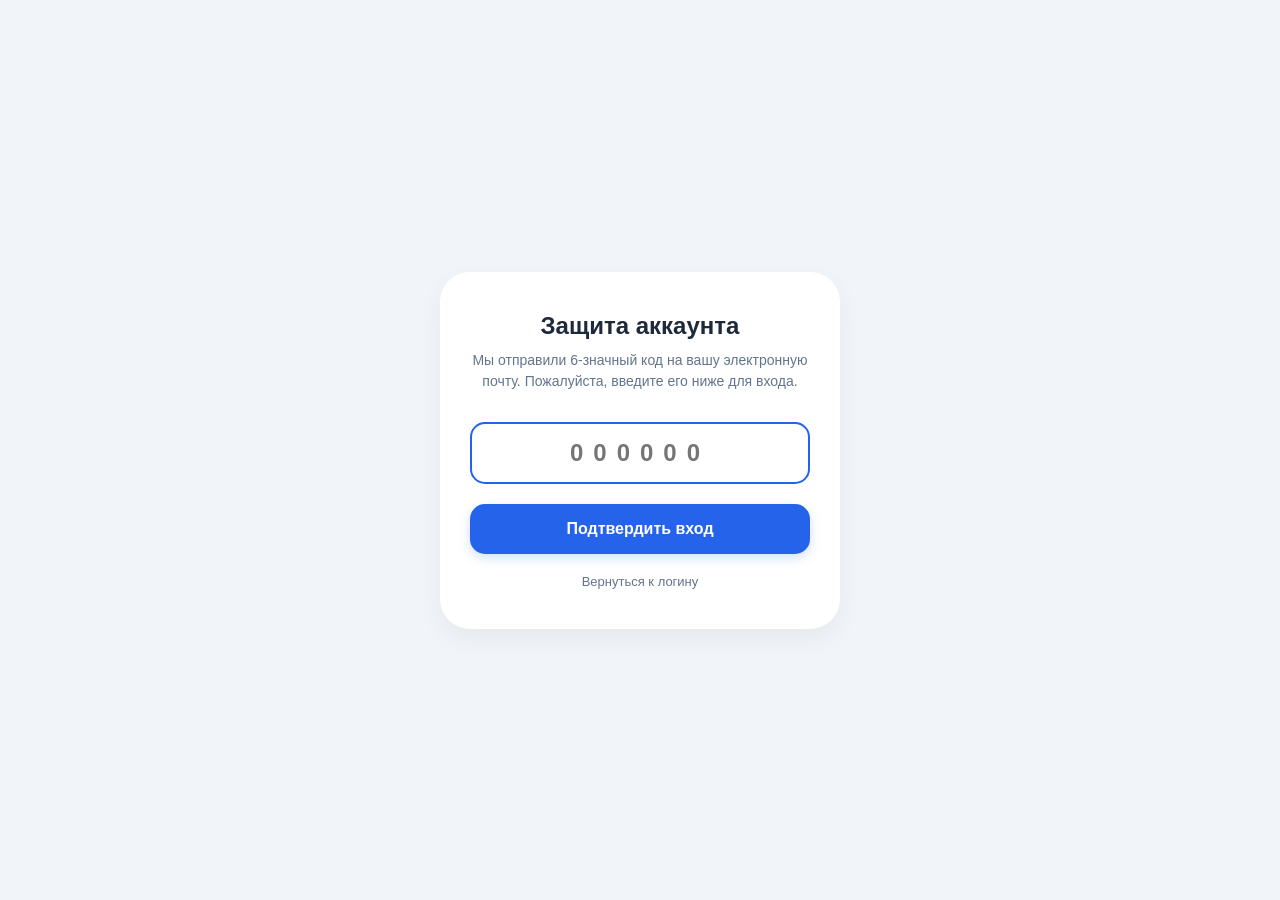
<file: templates/2fa.html>
<!DOCTYPE html>
<html lang="ru">
<head>
    <meta charset="UTF-8">
    <meta name="viewport" content="width=device-width, initial-scale=1.0, maximum-scale=1.0, user-scalable=no, viewport-fit=cover">
    <title>Подтверждение входа - TDX</title>
    <style>
        :root { --p: #2563eb; --bg: #f1f5f9; }
        * { margin:0; padding:0; box-sizing:border-box; font-family: -apple-system, sans-serif; }
        
        body { 
            background: var(--bg); 
            display: flex; 
            justify-content: center; 
            align-items: center; 
            height: 100vh; 
            padding: 20px;
        }

        .login-card { 
            background: #fff; 
            width: 100%; 
            max-width: 400px; 
            padding: 40px 30px; 
            border-radius: 30px; 
            box-shadow: 0 10px 25px rgba(0,0,0,0.05);
            text-align: center;
        }

        h2 { margin-bottom: 10px; color: #1e293b; font-size: 24px; }
        p { color: #64748b; font-size: 14px; margin-bottom: 30px; line-height: 1.5; }

        .code-input { 
            width: 100%; 
            padding: 15px; 
            border-radius: 15px; 
            border: 2px solid #e2e8f0; 
            font-size: 24px; 
            text-align: center; 
            letter-spacing: 10px;
            font-weight: bold;
            color: var(--p);
            outline: none;
            transition: 0.3s;
            margin-bottom: 20px;
        }

        .code-input:focus { border-color: var(--p); }

        .btn-verify { 
            width: 100%; 
            padding: 16px; 
            background: var(--p); 
            color: #fff; 
            border: none; 
            border-radius: 15px; 
            font-size: 16px; 
            font-weight: bold; 
            cursor: pointer;
            box-shadow: 0 4px 12px rgba(37, 99, 235, 0.2);
        }

        .resend { 
            margin-top: 20px; 
            display: block; 
            color: #64748b; 
            text-decoration: none; 
            font-size: 13px; 
        }
    </style>
</head>
<body>

    <div class="login-card">
        <h2>Защита аккаунта</h2>
        <p>Мы отправили 6-значный код на вашу электронную почту. Пожалуйста, введите его ниже для входа.</p>
        
        <input type="text" id="2fa-code" class="code-input" placeholder="000000" maxlength="6" inputmode="numeric">
        
        <button class="btn-verify" onclick="verifyCode()">Подтвердить вход</button>
        
        <a href="/logout" class="resend">Вернуться к логину</a>
    </div>

    <script>
        async function verifyCode() {
            const codeValue = document.getElementById('2fa-code').value.trim();
            
            if (codeValue.length < 6) {
                alert("Введите полный код");
                return;
            }

            try {
                const response = await fetch('/2fa', {
                    method: 'POST',
                    headers: { 'Content-Type': 'application/json' },
                    body: JSON.stringify({ code: codeValue })
                });

                const result = await response.json();

                if (response.ok && result.status === 'success') {
                    // Перенаправляем на главную страницу после успеха
                    window.location.href = '/';
                } else {
                    alert(result.message || "Неверный код доступа");
                }
            } catch (error) {
                alert("Ошибка связи с сервером");
            }
        }

        // Автофокус на поле ввода при загрузке
        window.onload = () => document.getElementById('2fa-code').focus();
    </script>
</body>
</html>
</file>
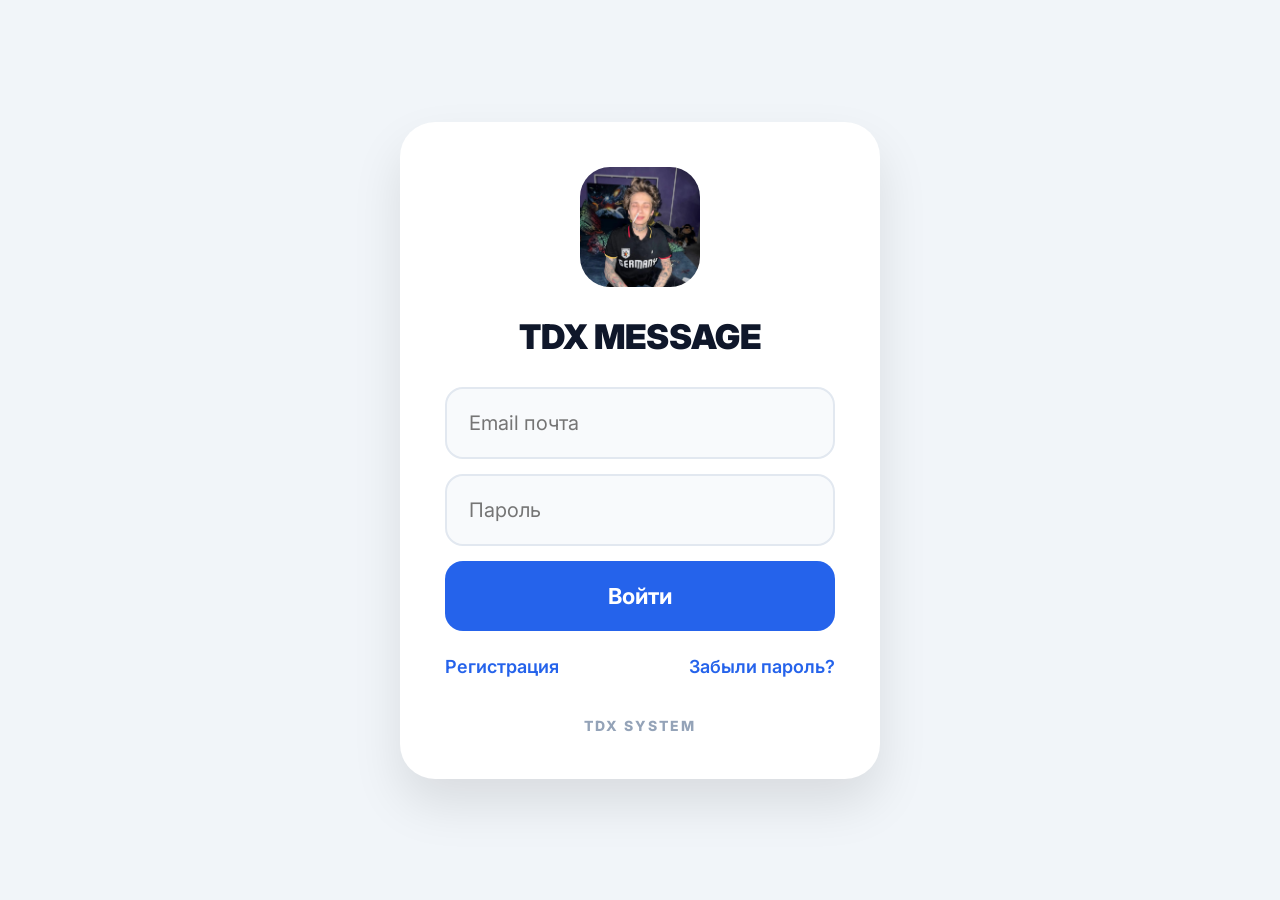
<file: templates/login.html>
<!DOCTYPE html>
<html lang="ru">
<head>
    <meta charset="UTF-8">
    <meta name="viewport" content="width=device-width, initial-scale=1.0">
    <title>TDX - Вход</title>
    <link href="https://fonts.googleapis.com/css2?family=Inter:wght@400;700;900&display=swap" rel="stylesheet">
    <style>
        :root { --p: #2563eb; }
        * { margin:0; padding:0; box-sizing:border-box; font-family:'Inter', sans-serif; }
        body { background:#f1f5f9; display:flex; justify-content:center; align-items:center; min-height:100vh; padding:20px; }
        .card { background:#fff; width:100%; max-width:480px; padding:45px; border-radius:35px; box-shadow:0 25px 50px rgba(0,0,0,0.1); text-align:center; }
        .logo { width:120px; height:120px; border-radius:30px; margin-bottom:25px; object-fit:cover; }
        h2 { font-size:34px; font-weight:900; color:#0f172a; margin-bottom:30px; }
        input { width:100%; padding:22px; margin-bottom:15px; border-radius:18px; border:2px solid #e2e8f0; font-size:20px; outline:none; background:#f8fafc; }
        .btn { width:100%; padding:22px; background:var(--p); color:#fff; border:none; border-radius:18px; font-weight:700; font-size:22px; cursor:pointer; }
        .links { margin-top:25px; display:flex; justify-content:space-between; font-size:18px; font-weight:600; }
        .links a { color:var(--p); text-decoration:none; }
        .footer { margin-top:40px; font-size:14px; color:#94a3b8; font-weight:800; letter-spacing:2px; }
    </style>
</head>
<body>
    <div class="card">
        <img src="/static/logo.png" class="logo">
        <h2>TDX MESSAGE</h2>
        <input type="email" id="e" placeholder="Email почта">
        <input type="password" id="p" placeholder="Пароль">
        <button class="btn" onclick="login()">Войти</button>
        <div class="links">
            <a href="/register">Регистрация</a>
            <a href="/reset_password">Забыли пароль?</a>
        </div>
        <div class="footer">TDX SYSTEM</div>
    </div>
    <script>
        async function login() {
            const res = await fetch('/login', {
                method: 'POST', headers: {'Content-Type': 'application/json'},
                body: JSON.stringify({login: document.getElementById('e').value, password: document.getElementById('p').value})
            });
            if(res.ok) window.location.href='/'; else alert("Ошибка входа!");
        }
    </script>
</body>
</html>
</file>
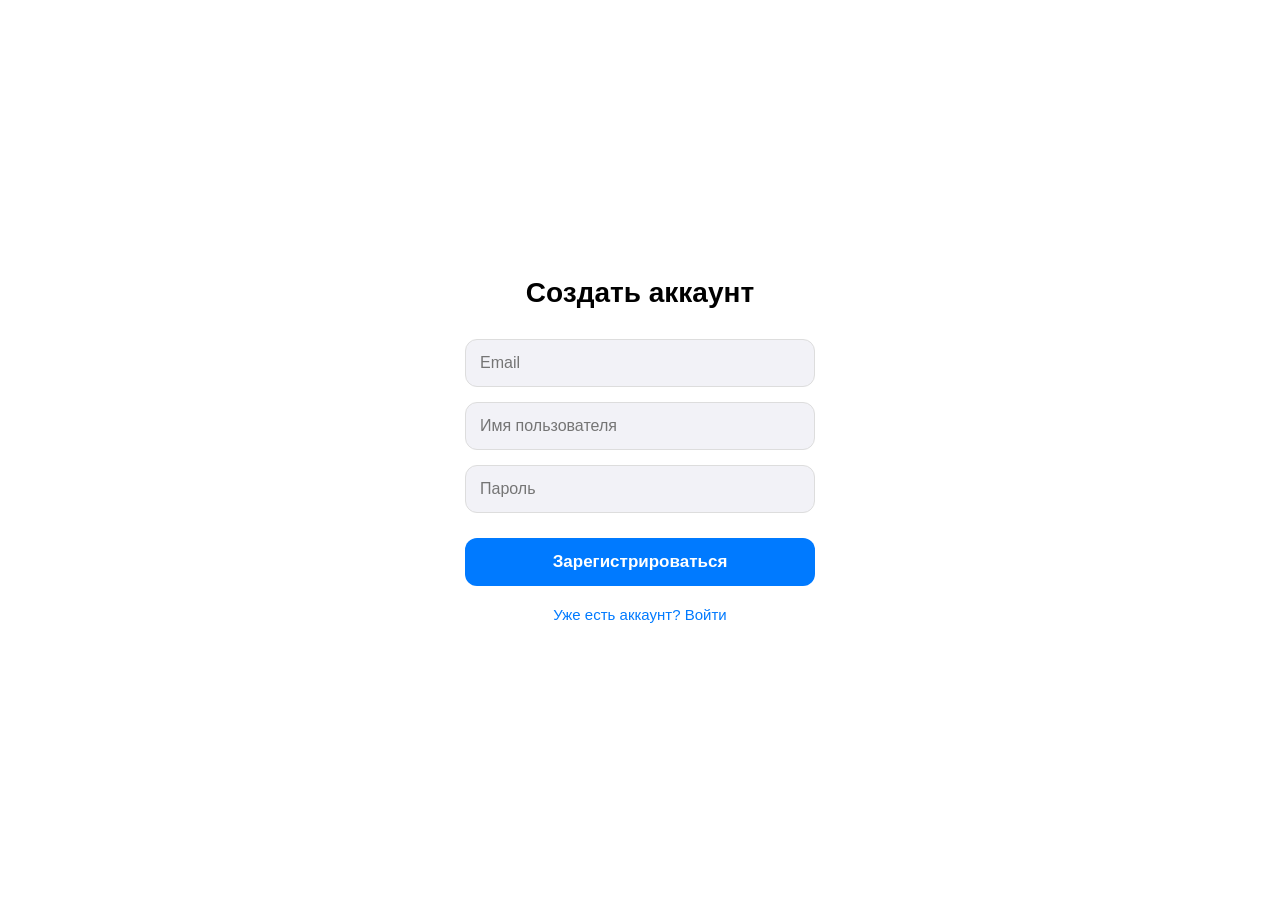
<file: templates/register.html>
<!DOCTYPE html>
<html lang="ru">
<head>
    <meta charset="UTF-8">
    <meta name="viewport" content="width=device-width, initial-scale=1.0, maximum-scale=1.0, user-scalable=no">
    <title>Регистрация TDX</title>
    <style>
        :root { --p: #007aff; --bg: #ffffff; --sec: #f2f2f7; }
        * { margin:0; padding:0; box-sizing:border-box; font-family: -apple-system, sans-serif; }
        body { background: var(--bg); display: flex; align-items: center; justify-content: center; height: 100vh; padding: 20px; }
        .card { width: 100%; max-width: 350px; text-align: center; }
        h1 { font-size: 28px; margin-bottom: 30px; font-weight: 700; }
        .input-group { margin-bottom: 15px; }
        input { width: 100%; padding: 14px; border-radius: 12px; border: 1px solid #ddd; background: var(--sec); font-size: 16px; outline: none; transition: 0.2s; }
        input:focus { border-color: var(--p); background: #fff; }
        .btn { width: 100%; padding: 14px; border-radius: 12px; border: none; background: var(--p); color: #fff; font-size: 17px; font-weight: 600; cursor: pointer; margin-top: 10px; }
        .hidden { display: none; }
        #error { color: #ff3b30; font-size: 14px; margin-top: 10px; }
        .link { display: block; margin-top: 20px; color: var(--p); text-decoration: none; font-size: 15px; }
    </style>
</head>
<body>

<div class="card">
    <h1>Создать аккаунт</h1>
    
    <div id="step-1">
        <div class="input-group"><input type="email" id="email" placeholder="Email"></div>
        <div class="input-group"><input type="text" id="username" placeholder="Имя пользователя"></div>
        <div class="input-group"><input type="password" id="password" placeholder="Пароль"></div>
        <button class="btn" onclick="startReg()">Зарегистрироваться</button>
    </div>

    <div id="step-2" class="hidden">
        <p style="margin-bottom: 15px; color: #666;">Введите код подтверждения (111111)</p>
        <div class="input-group"><input type="text" id="reg-code" placeholder="000 000" maxlength="6" style="text-align: center; font-size: 24px; letter-spacing: 5px;"></div>
        <button class="btn" onclick="verifyReg()">Подтвердить</button>
    </div>

    <div id="error"></div>
    <a href="/login" class="link">Уже есть аккаунт? Войти</a>
</div>

<script>
async function startReg() {
    const data = {
        email: document.getElementById('email').value,
        username: document.getElementById('username').value,
        password: document.getElementById('password').value
    };
    if(!data.email || !data.username || !data.password) return;

    const r = await fetch('/register', {
        method: 'POST',
        headers: {'Content-Type': 'application/json'},
        body: JSON.stringify(data)
    });
    const res = await r.json();

    if(res.status === '2fa_required') {
        document.getElementById('step-1').classList.add('hidden');
        document.getElementById('step-2').classList.remove('hidden');
        document.getElementById('error').innerText = "";
    } else {
        document.getElementById('error').innerText = res.message || "Ошибка";
    }
}

async function verifyReg() {
    const code = document.getElementById('reg-code').value;
    const r = await fetch('/verify_reg', {
        method: 'POST',
        headers: {'Content-Type': 'application/json'},
        body: JSON.stringify({code})
    });
    if(r.ok) {
        alert("Успешно! Теперь войдите.");
        window.location.href = '/login';
    } else {
        const res = await r.json();
        document.getElementById('error').innerText = res.message;
    }
}
</script>

</body>
</html>
</file>
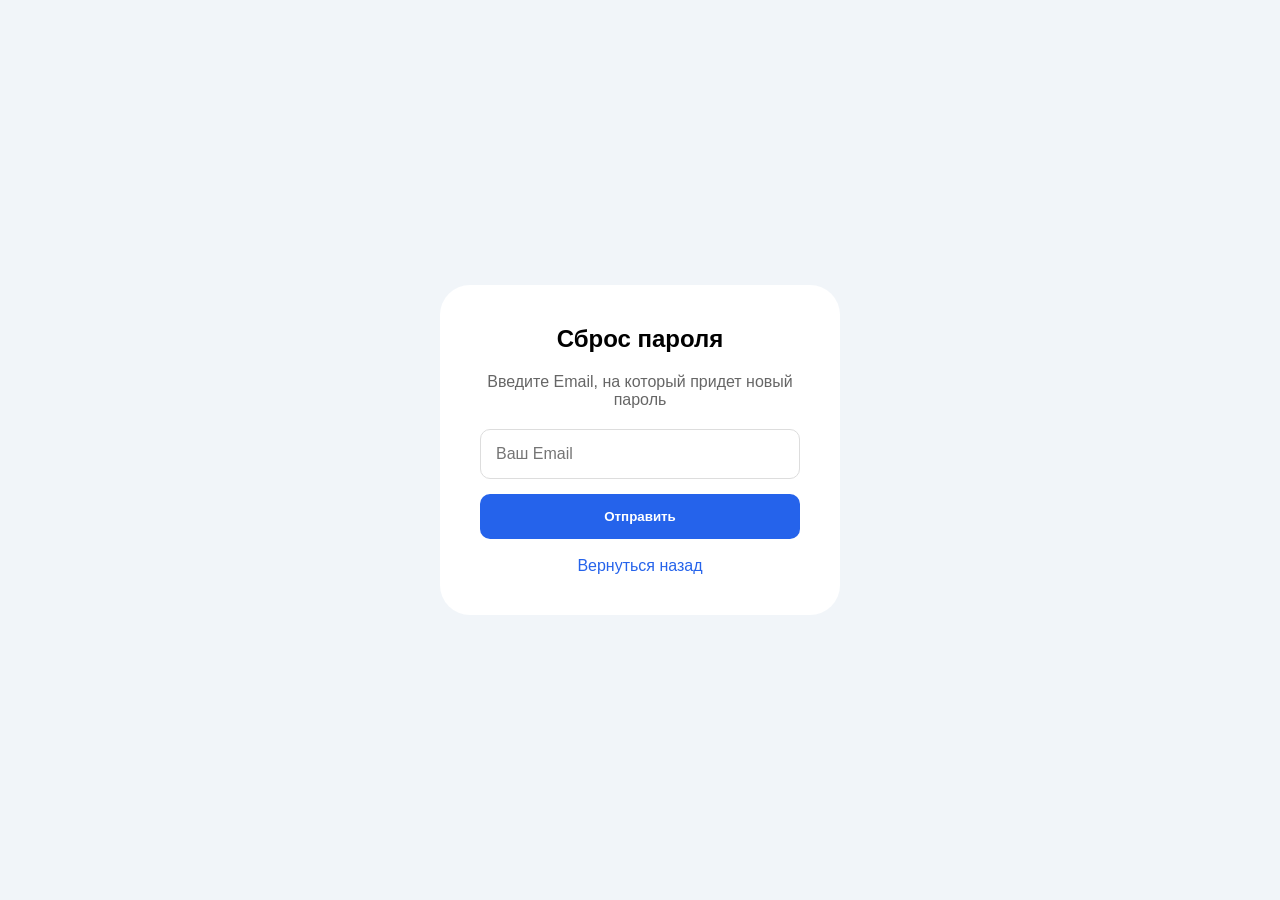
<file: templates/reset.html>
<!DOCTYPE html>
<html lang="ru">
<head>
    <meta charset="UTF-8">
    <meta name="viewport" content="width=device-width, initial-scale=1.0">
    <title>TDX - Сброс пароля</title>
    <style>
        :root { --p: #2563eb; }
        * { margin:0; padding:0; box-sizing:border-box; font-family: sans-serif; }
        body { background:#f1f5f9; display:flex; justify-content:center; align-items:center; min-height:100vh; }
        .card { background:#fff; width:100%; max-width:400px; padding:40px; border-radius:30px; text-align:center; }
        input { width:100%; padding:15px; margin-bottom:15px; border-radius:10px; border:1px solid #ddd; font-size:16px; }
        .btn { width:100%; padding:15px; background:var(--p); color:#fff; border:none; border-radius:10px; font-weight:bold; cursor:pointer; }
    </style>
</head>
<body>
    <div class="card">
        <h2>Сброс пароля</h2>
        <p style="margin: 20px 0; color: #666;">Введите Email, на который придет новый пароль</p>
        <input type="email" id="e" placeholder="Ваш Email">
        <button class="btn" onclick="reset()">Отправить</button>
        <br><br>
        <a href="/login" style="color: #2563eb; text-decoration: none;">Вернуться назад</a>
    </div>
    <script>
        async function reset() {
            const res = await fetch('/reset_password', {
                method: 'POST',
                headers: {'Content-Type': 'application/json'},
                body: JSON.stringify({email: document.getElementById('e').value})
            });
            if(res.ok) alert("Новый пароль отправлен на почту!");
            else alert("Ошибка: Email не найден");
        }
    </script>
</body>
</html>
</file>
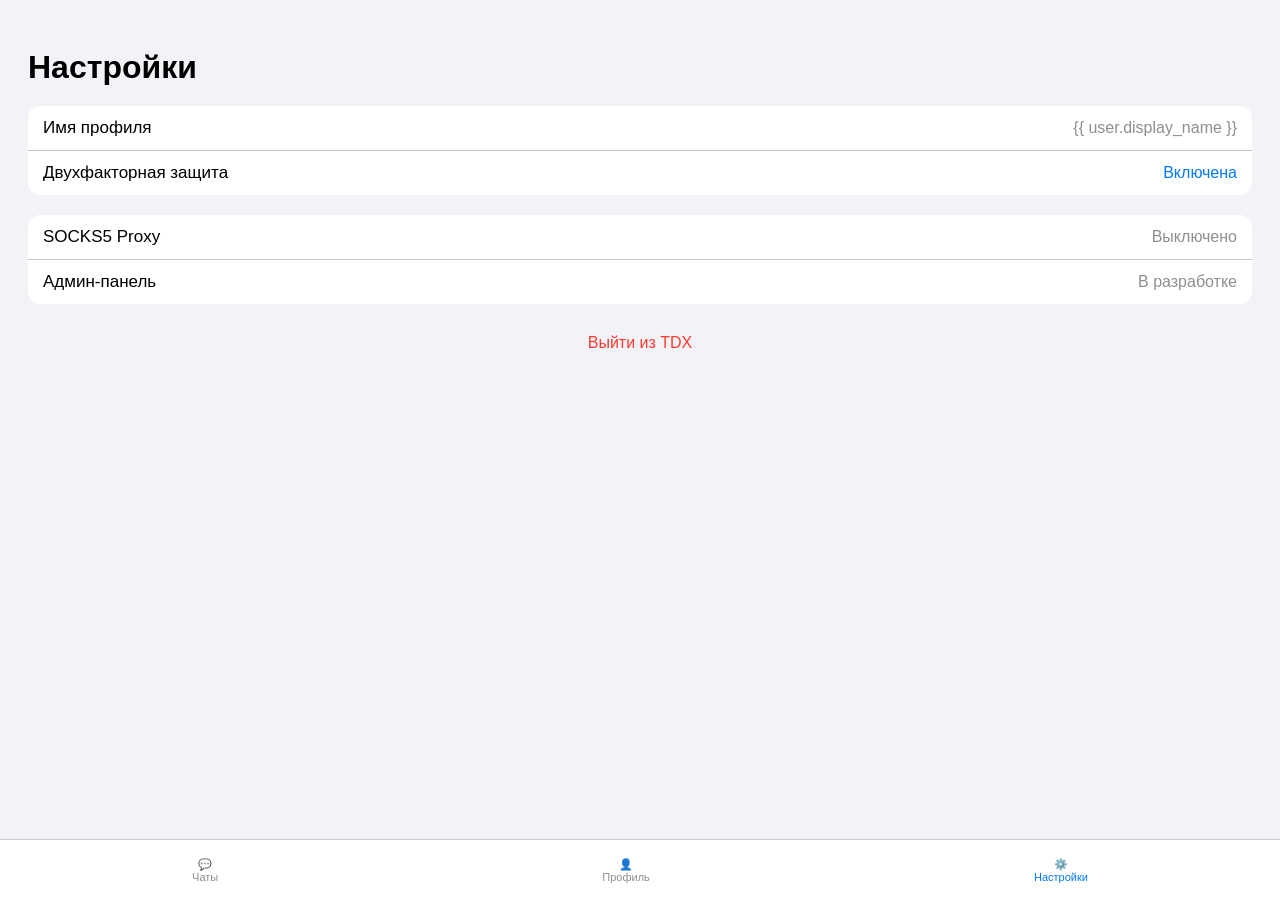
<file: templates/settings.html>
<!DOCTYPE html>
<html lang="ru">
<head>
    <meta charset="UTF-8">
    <meta name="viewport" content="width=device-width, initial-scale=1.0">
    <title>Настройки</title>
    <style>
        :root { --p: #007aff; --bg: #f2f2f7; }
        body { background: var(--bg); font-family: -apple-system, sans-serif; padding: 20px; }
        .group { background: #fff; border-radius: 12px; margin-bottom: 20px; overflow: hidden; }
        .row { padding: 12px 15px; border-bottom: 0.5px solid #c6c6c8; display: flex; justify-content: space-between; align-items: center; }
        .row:last-child { border-bottom: none; }
        .label { font-size: 17px; }
        .val { color: #8e8e93; }
        .btn-exit { color: #ff3b30; text-align: center; display: block; margin-top: 30px; text-decoration: none; }
        .tab-bar { position: fixed; bottom: 0; left: 0; width: 100%; height: 60px; background: #fff; border-top: 0.5px solid #ccc; display: flex; justify-content: space-around; align-items: center; }
        .tab-bar a { text-decoration: none; color: #8e8e93; font-size: 11px; text-align: center; }
    </style>
</head>
<body>
    <h1 style="margin-bottom: 20px;">Настройки</h1>
    
    <div class="group">
        <div class="row">
            <span class="label">Имя профиля</span>
            <span class="val">{{ user.display_name }}</span>
        </div>
        <div class="row">
            <span class="label">Двухфакторная защита</span>
            <span class="val" style="color:var(--p)">Включена</span>
        </div>
    </div>

    <div class="group">
        <div class="row">
            <span class="label">SOCKS5 Proxy</span>
            <span class="val">Выключено</span>
        </div>
        <div class="row">
            <span class="label">Админ-панель</span>
            <span class="val">В разработке</span>
        </div>
    </div>

    <a href="/logout" class="btn-exit">Выйти из TDX</a>

    <div class="tab-bar">
        <a href="/">💬<br>Чаты</a>
        <a href="/profile">👤<br>Профиль</a>
        <a href="/settings" style="color:var(--p)">⚙️<br>Настройки</a>
    </div>
</body>
</html>
</file>
